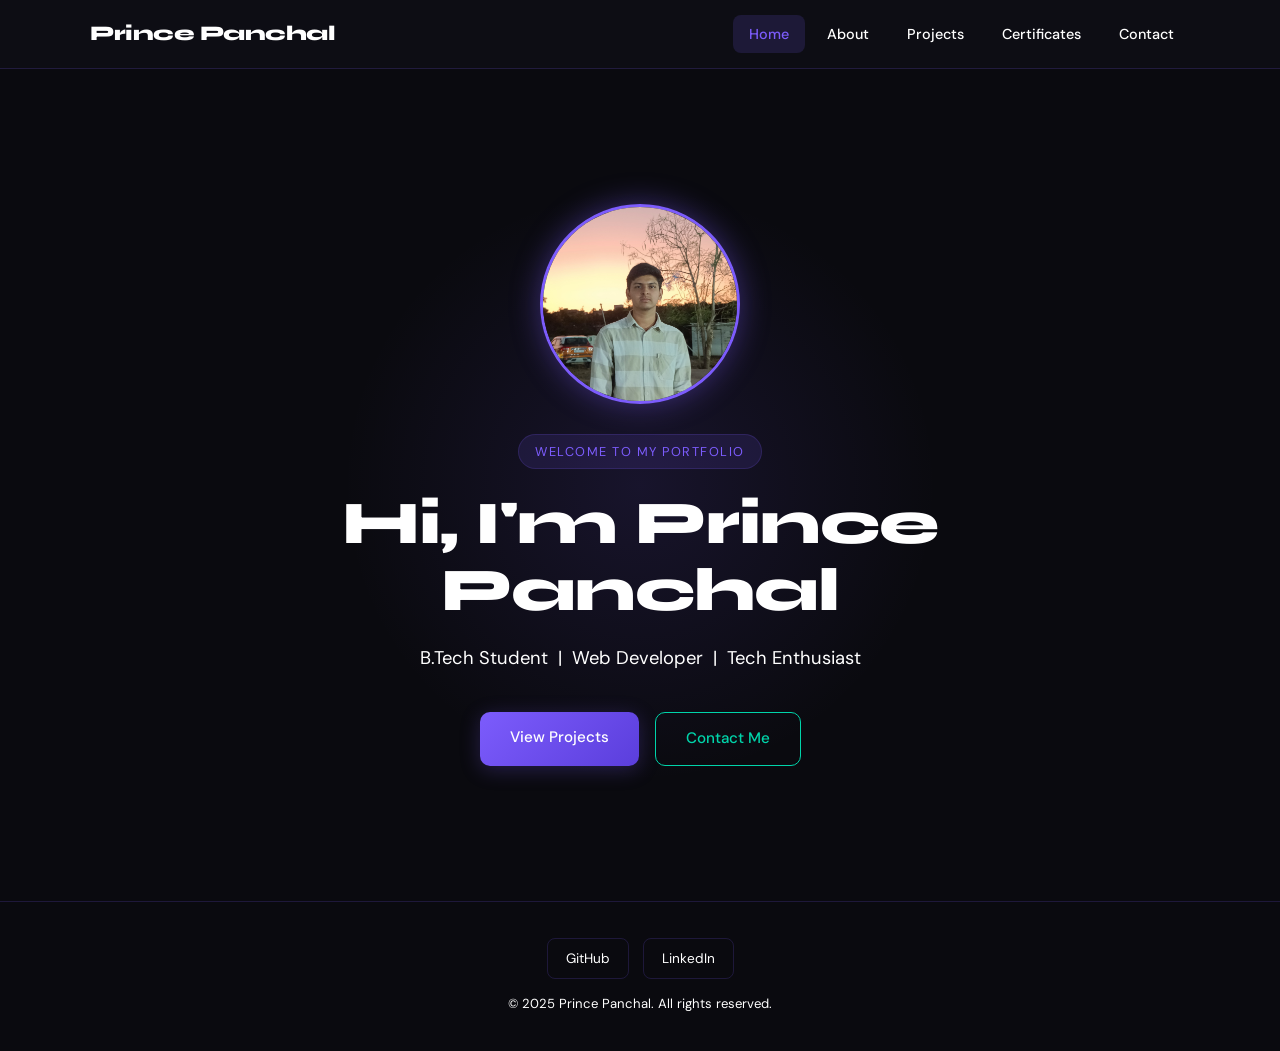
<file: index.html>
<!DOCTYPE html>
<html lang="en">
<head>
  <!-- Basic meta tags for all browsers and mobile devices -->
  <meta charset="UTF-8" />
  <meta name="viewport" content="width=device-width, initial-scale=1.0" />
  <title>Prince Panchal — Portfolio</title>

  <!-- Link to our main stylesheet -->
  <link rel="stylesheet" href="style.css" />
</head>
<body>

  <!-- ======================================================
       NAVIGATION BAR
       Same navbar is copied on every page.
       "active" class highlights the current page link.
  ====================================================== -->
  <nav class="navbar">
    <div class="nav-inner">

      <!-- Logo / Name on the left -->
      <a href="index.html" class="nav-logo">Prince Panchal</a>

      <!-- Navigation links on the right -->
      <ul class="nav-links">
        <li><a href="index.html" class="active">Home</a></li>
        <li><a href="about.html">About</a></li>
        <li><a href="projects.html">Projects</a></li>
        <li><a href="certificates.html">Certificates</a></li>
        <li><a href="contact.html">Contact</a></li>
      </ul>

    </div>
  </nav>
  <!-- End Navbar -->


  <!-- ======================================================
       HERO SECTION
       The big welcome section on the home page.
       Takes up most of the screen height.
  ====================================================== -->
  <section class="hero">
    <div class="hero-inner">

      <!-- Profile Picture -->
      <img src="pp.jpg" alt="Prince Panchal" class="hero-profile-pic" />

      <!-- Small label tag above the name -->
      <div class="hero-tag">Welcome to my portfolio</div>

      <!-- Main heading with gradient name -->
      <h1 class="hero-name">
        Hi, I'm <span>Prince Panchal</span>
      </h1>

      <!-- Short tagline -->
      <p class="hero-tagline">
        B.Tech Student &nbsp;|&nbsp; Web Developer &nbsp;|&nbsp; Tech Enthusiast
      </p>

      <!-- Call-to-action buttons -->
      <!-- btn-primary = filled purple button -->
      <!-- btn-secondary = outlined teal button -->
      <div class="hero-buttons">
        <a href="projects.html" class="btn-primary">View Projects</a>
        <a href="contact.html" class="btn-secondary">Contact Me</a>
      </div>

    </div>
  </section>
  <!-- End Hero -->


  <!-- ======================================================
       FOOTER
       Same footer is used on every page.
  ====================================================== -->
  <footer class="footer">
    <div class="footer-inner">

      <!-- Social media links -->
      <div class="footer-socials">
        <a href="https://github.com/prince35156/" class="footer-social-link">GitHub</a>
        <a href="https://www.linkedin.com/in/prince-panchal-242680399/" class="footer-social-link">LinkedIn</a>
      </div>

      <!-- Copyright notice -->
      <p class="footer-copy">&copy; 2025 Prince Panchal. All rights reserved.</p>

    </div>
  </footer>
  <!-- End Footer -->

</body>
</html>
</file>
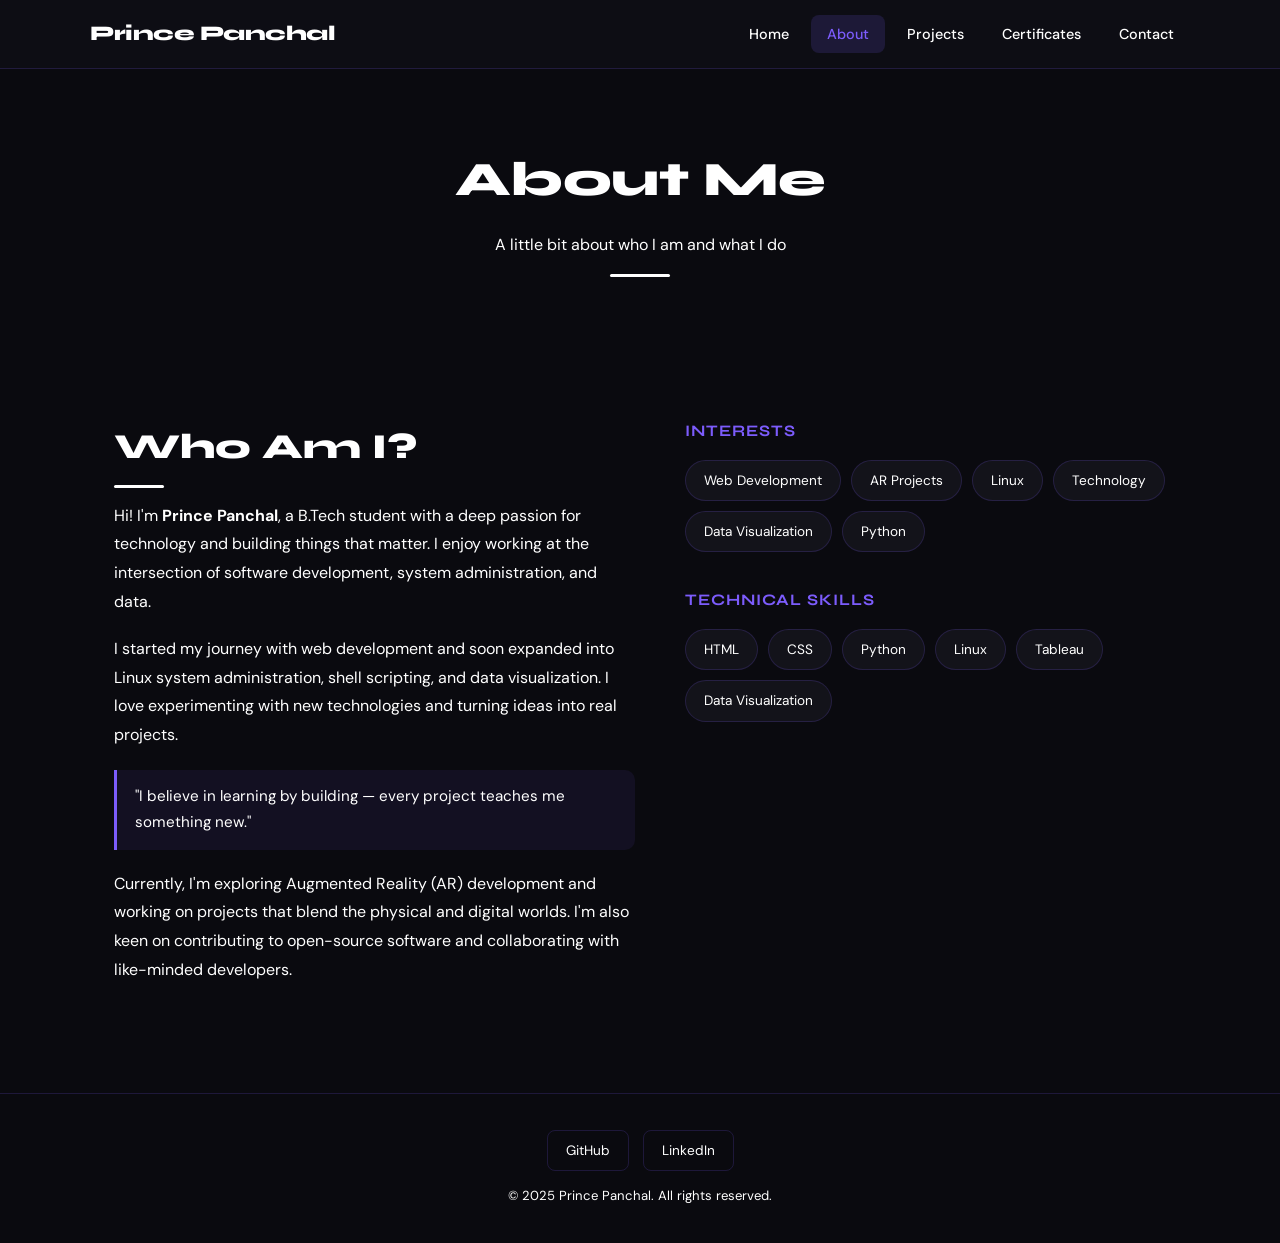
<file: about.html>
<!DOCTYPE html>
<html lang="en">
<head>
  <meta charset="UTF-8" />
  <meta name="viewport" content="width=device-width, initial-scale=1.0" />
  <title>About — Prince Panchal</title>
  <link rel="stylesheet" href="style.css" />
</head>
<body>

  <!-- ======================================================
       NAVIGATION BAR
       "active" is on "About" link for this page
  ====================================================== -->
  <nav class="navbar">
    <div class="nav-inner">
      <a href="index.html" class="nav-logo">Prince Panchal</a>
      <ul class="nav-links">
        <li><a href="index.html">Home</a></li>
        <li><a href="about.html" class="active">About</a></li>
        <li><a href="projects.html">Projects</a></li>
        <li><a href="certificates.html">Certificates</a></li>
        <li><a href="contact.html">Contact</a></li>
      </ul>
    </div>
  </nav>


  <!-- ======================================================
       PAGE HEADER
       Appears at the top of every inner page
  ====================================================== -->
  <div class="page-header">
    <h1>About Me</h1>
    <p>A little bit about who I am and what I do</p>
  </div>


  <!-- ======================================================
       ABOUT SECTION
       Two-column layout: text on left, skills on right
  ====================================================== -->
  <section class="section">
    <div class="container">

      <!-- Two-column flex layout -->
      <div class="about-grid">

        <!-- LEFT COLUMN: Introduction text -->
        <div class="about-text">

          <h2 class="section-title">Who Am I?</h2>

          <p>
            Hi! I'm <strong>Prince Panchal</strong>, a B.Tech student with a deep passion
            for technology and building things that matter. I enjoy working at the intersection
            of software development, system administration, and data.
          </p>

          <p>
            I started my journey with web development and soon expanded into Linux system
            administration, shell scripting, and data visualization. I love experimenting
            with new technologies and turning ideas into real projects.
          </p>

          <!-- Highlighted quote/info block -->
          <div class="about-highlight">
            "I believe in learning by building — every project teaches me something new."
          </div>

          <p>
            Currently, I'm exploring Augmented Reality (AR) development and working on
            projects that blend the physical and digital worlds. I'm also keen on
            contributing to open-source software and collaborating with like-minded developers.
          </p>

        </div>
        <!-- End Left Column -->


        <!-- RIGHT COLUMN: Interests + Skills -->
        <div class="skills-wrapper">

          <!-- Interests section -->
          <div class="skills-title">Interests</div>
          <div class="skills-list" style="margin-bottom: 34px;">
            <!-- Each interest as a styled tag -->
            <span class="skill-tag">Web Development</span>
            <span class="skill-tag">AR Projects</span>
            <span class="skill-tag">Linux</span>
            <span class="skill-tag">Technology</span>
            <span class="skill-tag">Data Visualization</span>
            <span class="skill-tag">Python</span>
          </div>

          <!-- Technical Skills section -->
          <div class="skills-title">Technical Skills</div>
          <div class="skills-list">
            <!-- Each skill as a tag — easy to add more! -->
            <span class="skill-tag">HTML</span>
            <span class="skill-tag">CSS</span>
            <span class="skill-tag">Python</span>
            <span class="skill-tag">Linux</span>
       
            <span class="skill-tag">Tableau</span>
            <span class="skill-tag">Data Visualization</span>
          </div>

        </div>
        <!-- End Right Column -->

      </div>
      <!-- End about-grid -->

    </div>
  </section>
  <!-- End About Section -->


  <!-- ======================================================
       FOOTER
  ====================================================== -->
  <footer class="footer">
    <div class="footer-inner">
      <div class="footer-socials">
        <a href="https://github.com/prince35156/" class="footer-social-link">GitHub</a>
        <a href="https://www.linkedin.com/in/prince-panchal-242680399/" class="footer-social-link">LinkedIn</a>
      </div>
      <p class="footer-copy">&copy; 2025 Prince Panchal. All rights reserved.</p>
    </div>
  </footer>

</body>
</html>
</file>
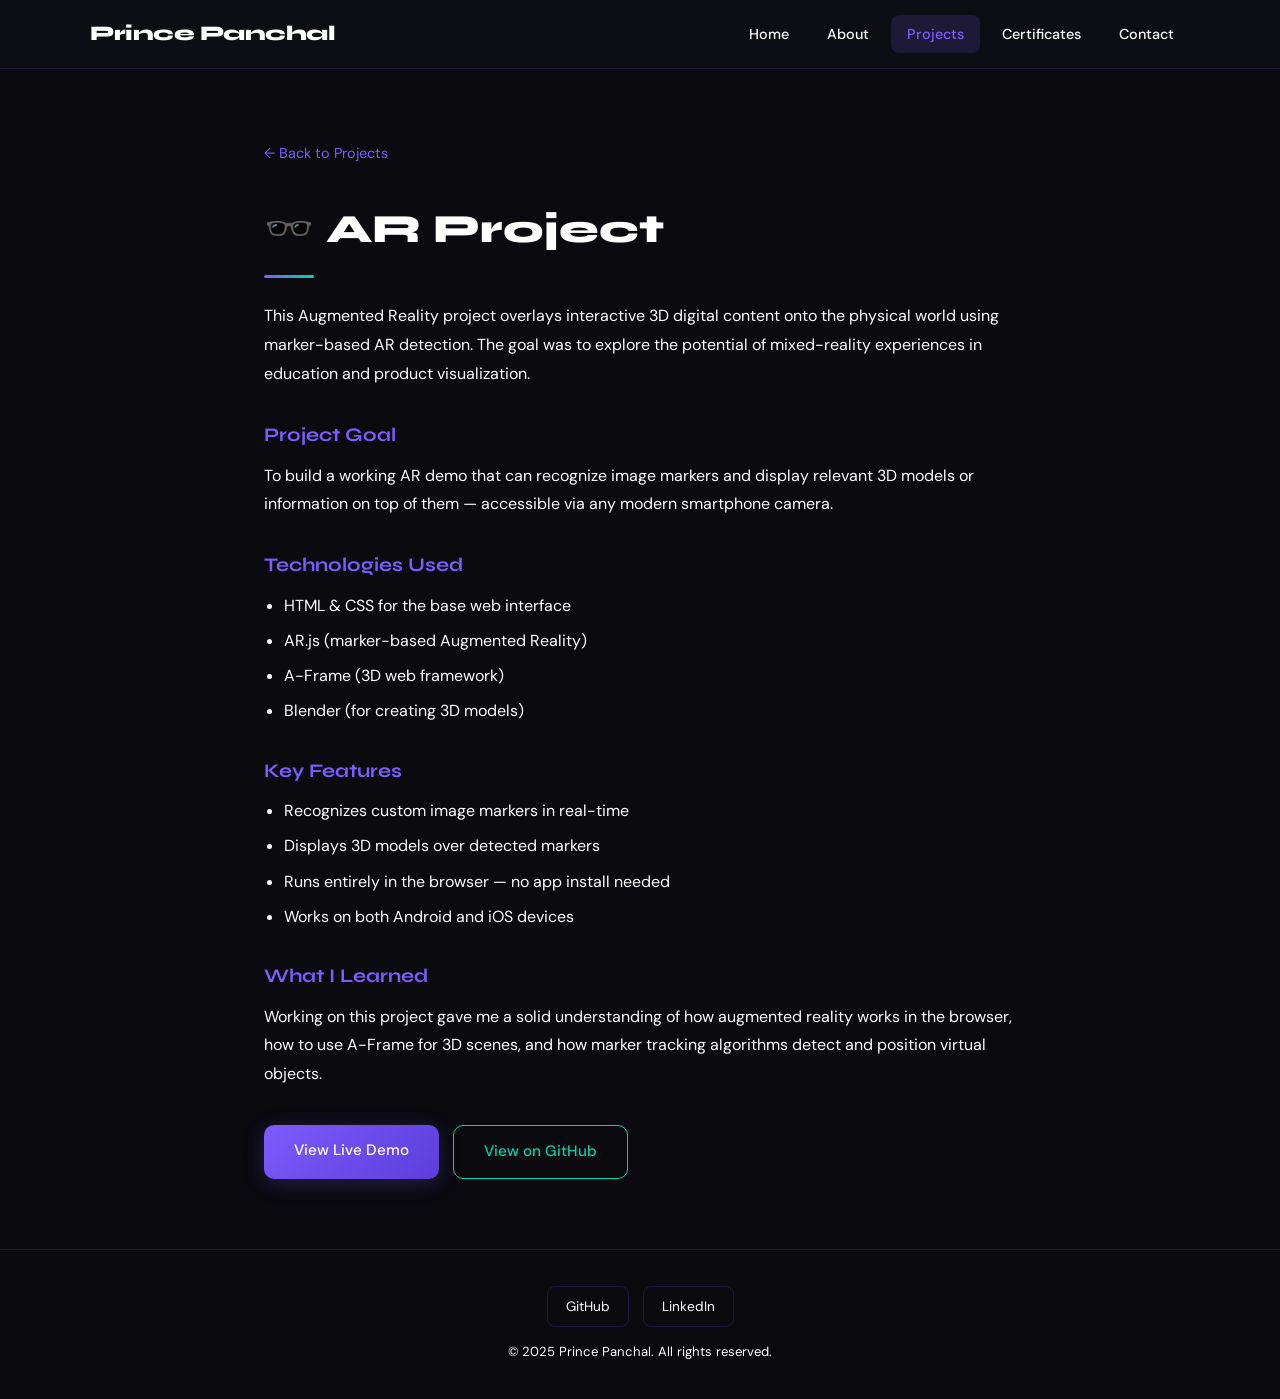
<file: ar.html>
<!DOCTYPE html>
<html lang="en">
<head>
  <meta charset="UTF-8" />
  <meta name="viewport" content="width=device-width, initial-scale=1.0" />
  <title>AR Project — Prince Panchal</title>
  <link rel="stylesheet" href="style.css" />
</head>
<body>

  <!-- ======================================================
       NAVIGATION BAR
  ====================================================== -->
  <nav class="navbar">
    <div class="nav-inner">
      <a href="index.html" class="nav-logo">Prince Panchal</a>
      <ul class="nav-links">
        <li><a href="index.html">Home</a></li>
        <li><a href="about.html">About</a></li>
        <li><a href="projects.html" class="active">Projects</a></li>
        <li><a href="certificates.html">Certificates</a></li>
        <li><a href="contact.html">Contact</a></li>
      </ul>
    </div>
  </nav>


  <!-- ======================================================
       PROJECT DETAIL CONTENT
  ====================================================== -->
  <div class="project-detail">

    <!-- Back button — goes back to projects list -->
    <a href="projects.html" class="back-link">← Back to Projects</a>

    <!-- Project Title -->
    <h1>🕶️ AR Project</h1>

    <!-- Accent line under title (reusing section-title style) -->
    <div style="width:50px; height:3px;
         background: linear-gradient(90deg, #7c5cfc, #00d4aa);
         border-radius:2px; margin-bottom:24px;"></div>

    <!-- Overview -->
    <p>
      This Augmented Reality project overlays interactive 3D digital content
      onto the physical world using marker-based AR detection. The goal was
      to explore the potential of mixed-reality experiences in education and
      product visualization.
    </p>

    <h2>Project Goal</h2>
    <p>
      To build a working AR demo that can recognize image markers and display
      relevant 3D models or information on top of them — accessible via any
      modern smartphone camera.
    </p>

    <h2>Technologies Used</h2>
    <ul>
      <li>HTML & CSS for the base web interface</li>
      <li>AR.js (marker-based Augmented Reality)</li>
      <li>A-Frame (3D web framework)</li>
      <li>Blender (for creating 3D models)</li>
    </ul>

    <h2>Key Features</h2>
    <ul>
      <li>Recognizes custom image markers in real-time</li>
      <li>Displays 3D models over detected markers</li>
      <li>Runs entirely in the browser — no app install needed</li>
      <li>Works on both Android and iOS devices</li>
    </ul>

    <h2>What I Learned</h2>
    <p>
      Working on this project gave me a solid understanding of how augmented
      reality works in the browser, how to use A-Frame for 3D scenes, and
      how marker tracking algorithms detect and position virtual objects.
    </p>

    <!-- CTA Buttons -->
    <div style="display:flex; gap:14px; margin-top:36px; flex-wrap:wrap;">
      <a href="#" class="btn-primary">View Live Demo</a>
      <a href="#" class="btn-secondary">View on GitHub</a>
    </div>

  </div>
  <!-- End Project Detail -->


  <!-- ======================================================
       FOOTER
  ====================================================== -->
  <footer class="footer">
    <div class="footer-inner">
      <div class="footer-socials">
        <a href="https://github.com/prince35156/" class="footer-social-link">GitHub</a>
        <a href="https://www.linkedin.com/in/prince-panchal-242680399/" class="footer-social-link">LinkedIn</a>
      </div>
      <p class="footer-copy">&copy; 2025 Prince Panchal. All rights reserved.</p>
    </div>
  </footer>

</body>
</html>
</file>
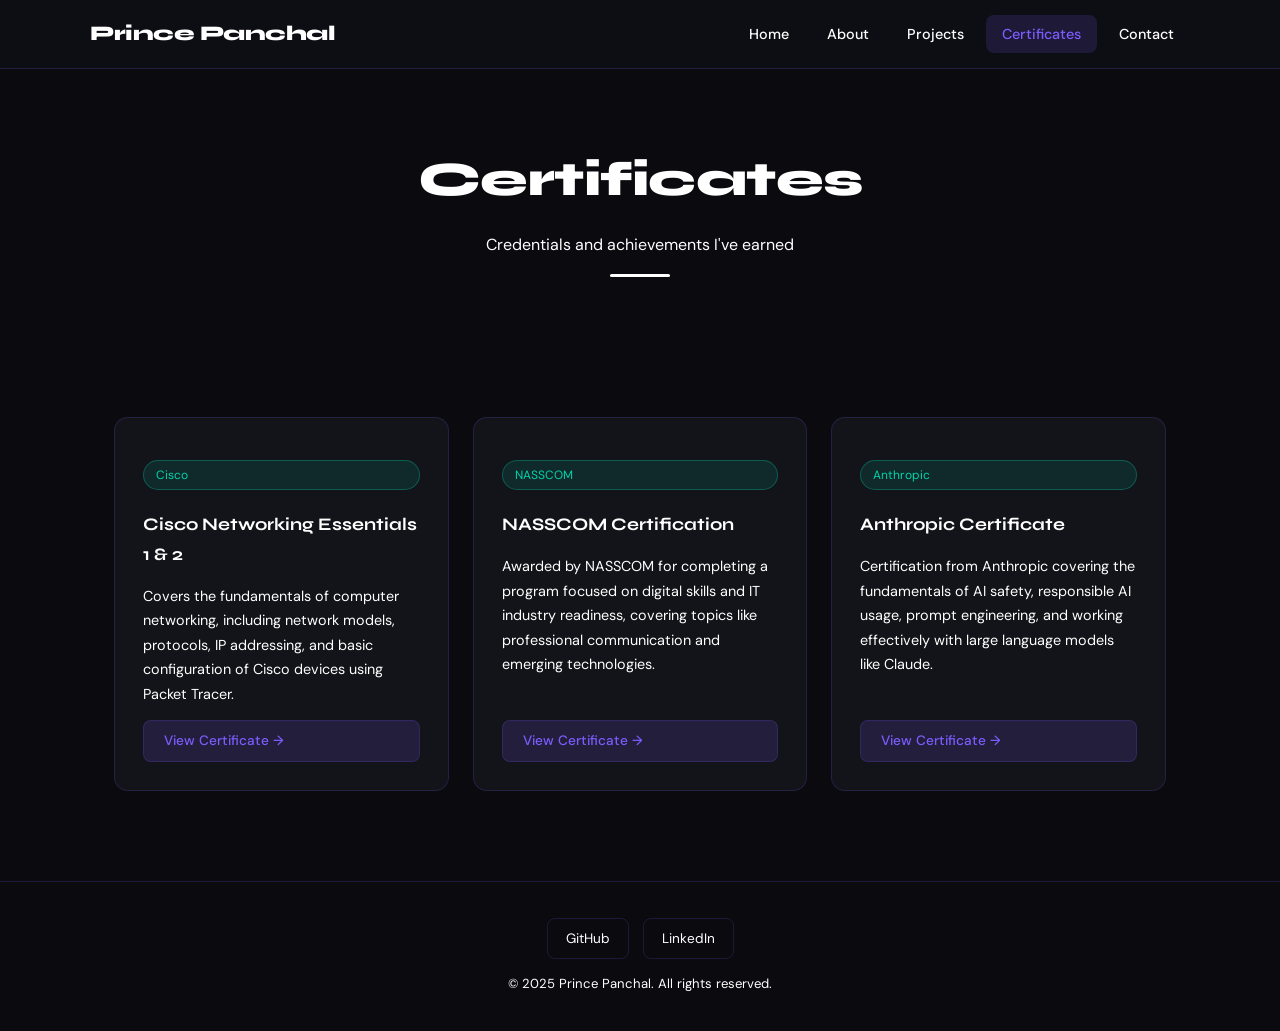
<file: certificates.html>
<!DOCTYPE html>
<html lang="en">
<head>
  <meta charset="UTF-8" />
  <meta name="viewport" content="width=device-width, initial-scale=1.0" />
  <title>Certificates — Prince Panchal</title>
  <link rel="stylesheet" href="style.css" />
</head>
<body>

  <!-- ======================================================
       NAVIGATION BAR — "Certificates" is active
  ====================================================== -->
  <nav class="navbar">
    <div class="nav-inner">
      <a href="index.html" class="nav-logo">Prince Panchal</a>
      <ul class="nav-links">
        <li><a href="index.html">Home</a></li>
        <li><a href="about.html">About</a></li>
        <li><a href="projects.html">Projects</a></li>
        <li><a href="certificates.html" class="active">Certificates</a></li>
        <li><a href="contact.html">Contact</a></li>
      </ul>
    </div>
  </nav>


  <!-- ======================================================
       PAGE HEADER
  ====================================================== -->
  <div class="page-header">
    <h1>Certificates</h1>
    <p>Credentials and achievements I've earned</p>
  </div>


  <!-- ======================================================
       CERTIFICATES SECTION
  ====================================================== -->
  <section class="section">
    <div class="container">

      <div class="cards-grid">


        <!-- ---- CERTIFICATE 1 & 2: Cisco Networking 1 ---- -->
        <div class="card">
          <div class="card-icon"></div>
          <!-- Badge label -->
          <span class="cert-badge">Cisco</span>
          <div class="card-title">Cisco Networking Essentials 1 & 2 </div>
          <div class="card-desc">
            Covers the fundamentals of computer networking, including network
            models, protocols, IP addressing, and basic configuration of
            Cisco devices using Packet Tracer.
          </div>
          <!-- Replace # with actual certificate link when available -->
          <a href="Cisco Networking Essentials 1 & 2.pdf" class="btn-small">View Certificate →</a>
        </div>



        <!-- ---- CERTIFICATE 2: NASSCOM ---- -->
        <div class="card">
          <div class="card-icon"></div>
          <span class="cert-badge">NASSCOM</span>
          <div class="card-title">NASSCOM Certification</div>
          <div class="card-desc">
            Awarded by NASSCOM for completing a program focused on digital
            skills and IT industry readiness, covering topics like
            professional communication and emerging technologies.
          </div>
          <a href="NASSCOM Certificate.pdf" class="btn-small" target="_blank">View Certificate →</a>
        </div>


        <!-- ---- CERTIFICATE 3: Anthropic ---- -->
        <div class="card">
          <div class="card-icon"></div>
          <span class="cert-badge">Anthropic</span>
          <div class="card-title">Anthropic Certificate</div>
          <div class="card-desc">
            Certification from Anthropic covering the fundamentals of AI
            safety, responsible AI usage, prompt engineering, and working
            effectively with large language models like Claude.
          </div>
          <a href="Anthropic Certificate.pdf" class="btn-small">View Certificate →</a>
        </div>


      </div>
      <!-- End cards-grid -->

    </div>
  </section>
  <!-- End Certificates Section -->


  <!-- ======================================================
       FOOTER
  ====================================================== -->
  <footer class="footer">
    <div class="footer-inner">
      <div class="footer-socials">
        <a href="https://github.com/prince35156/" class="footer-social-link">GitHub</a>
        <a href="https://www.linkedin.com/in/prince-panchal-242680399/" class="footer-social-link">LinkedIn</a>
      </div>
      <p class="footer-copy">&copy; 2025 Prince Panchal. All rights reserved.</p>
    </div>
  </footer>

</body>
</html>
</file>
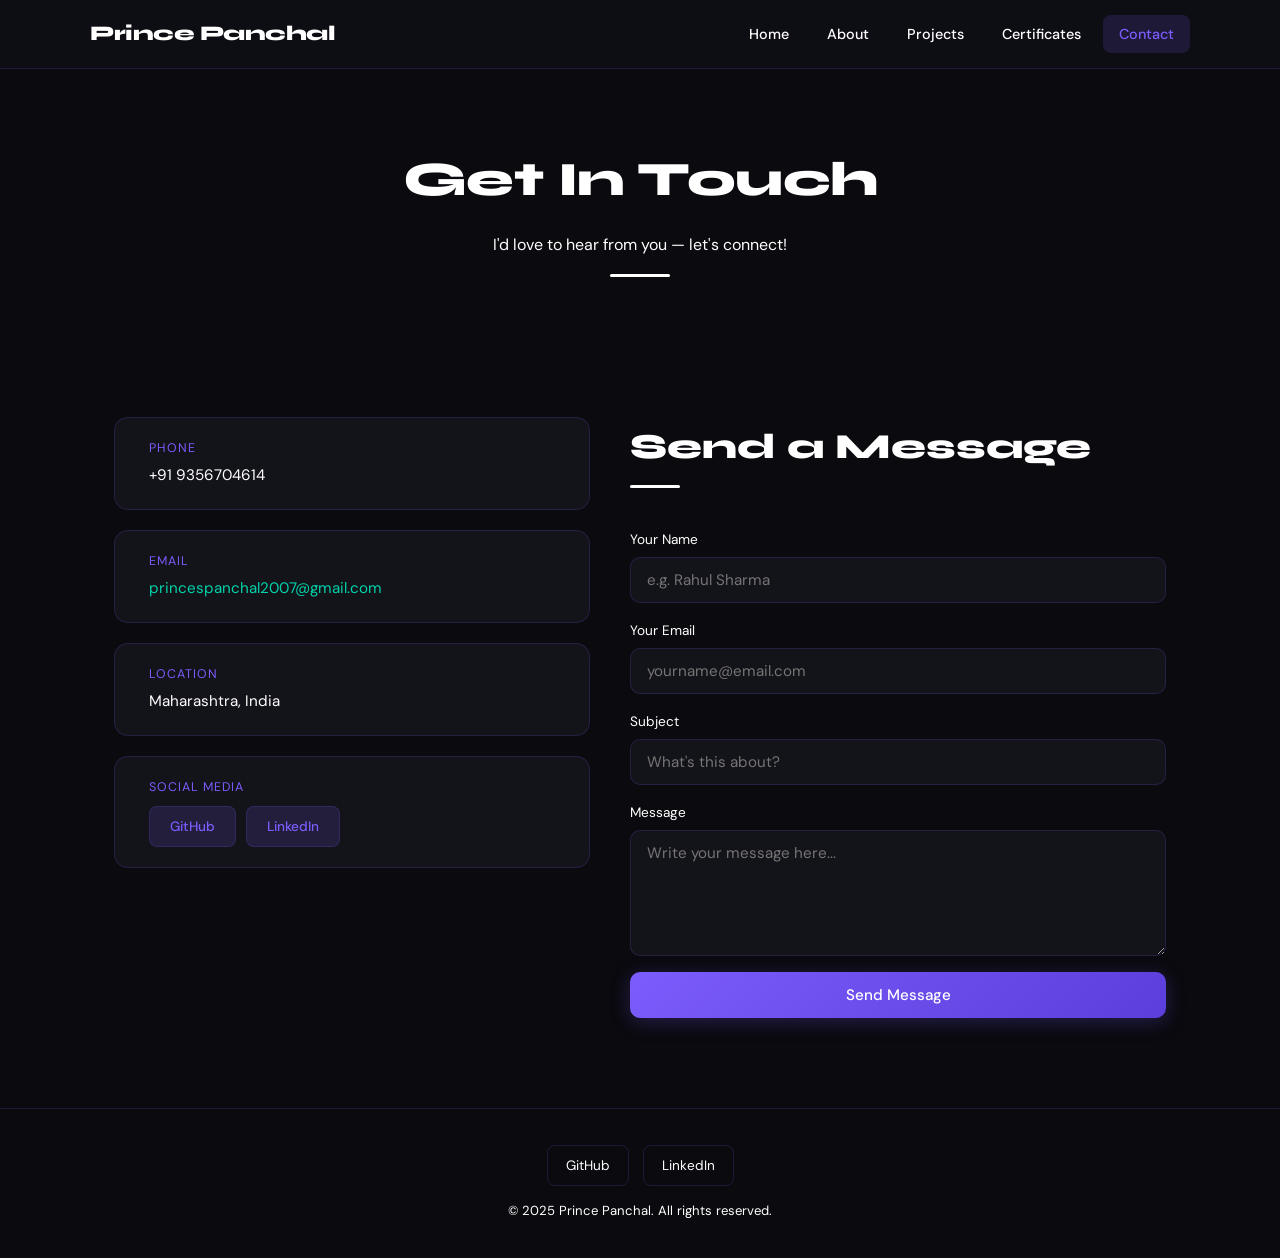
<file: contact.html>
<!DOCTYPE html>
<html lang="en">
<head>
  <meta charset="UTF-8" />
  <meta name="viewport" content="width=device-width, initial-scale=1.0" />
  <title>Contact — Prince Panchal</title>
  <link rel="stylesheet" href="style.css" />
</head>
<body>

  <!-- ======================================================
       NAVIGATION BAR — "Contact" is active
  ====================================================== -->
  <nav class="navbar">
    <div class="nav-inner">
      <a href="index.html" class="nav-logo">Prince Panchal</a>
      <ul class="nav-links">
        <li><a href="index.html">Home</a></li>
        <li><a href="about.html">About</a></li>
        <li><a href="projects.html">Projects</a></li>
        <li><a href="certificates.html">Certificates</a></li>
        <li><a href="contact.html" class="active">Contact</a></li>
      </ul>
    </div>
  </nav>


  <!-- ======================================================
       PAGE HEADER
  ====================================================== -->
  <div class="page-header">
    <h1>Get In Touch</h1>
    <p>I'd love to hear from you — let's connect!</p>
  </div>


  <!-- ======================================================
       CONTACT SECTION
       Two columns: info on left, form on right
  ====================================================== -->
  <section class="section">
    <div class="container">

      <div class="contact-grid">


        <!-- ---- LEFT: Contact Information ---- -->
        <div class="contact-info">


          <!-- Phone Number -->
          <div class="contact-item">
            <div class="contact-item-icon"></div>
            <div>
              <div class="contact-item-label">Phone</div>
              <div class="contact-item-value">+91 9356704614</div>
            </div>
          </div>


          <!-- Email -->
          <div class="contact-item">
            <div class="contact-item-icon"></div>
            <div>
              <div class="contact-item-label">Email</div>
              <!-- mailto: opens the user's email client -->
              <div class="contact-item-value">
                <a href="mailto:princespanchal2007@gmail.com"
                   style="color: var(--accent-alt);">
                  princespanchal2007@gmail.com
                </a>
              </div>
            </div>
          </div>


          <!-- Location -->
          <div class="contact-item">
            <div class="contact-item-icon"></div>
            <div>
              <div class="contact-item-label">Location</div>
              <div class="contact-item-value">Maharashtra, India</div>
            </div>
          </div>


          <!-- Social Media Placeholders -->
          <div class="contact-item">
            <div class="contact-item-icon"></div>
            <div>
              <div class="contact-item-label">Social Media</div>
              <div style="display: flex; gap: 10px; margin-top: 8px; flex-wrap: wrap;">
                <a href="#" class="btn-small">GitHub</a>
                <a href="#" class="btn-small">LinkedIn</a>
                
              </div>
            </div>
          </div>


        </div>
        <!-- End Contact Info -->


        <!-- ---- RIGHT: Contact Form ---- -->
        <!-- Note: This is an HTML-only form — it won't send email
             without a backend. You can connect it to Formspree or
             Netlify Forms later. -->
        <div class="contact-form">

          <h2 class="section-title" style="margin-bottom: 24px;">Send a Message</h2>

          <!-- Name field -->
          <div class="form-group">
            <label for="name">Your Name</label>
            <input type="text" id="name" name="name" placeholder="e.g. Rahul Sharma" />
          </div>

          <!-- Email field -->
          <div class="form-group">
            <label for="email">Your Email</label>
            <input type="email" id="email" name="email" placeholder="yourname@email.com" />
          </div>

          <!-- Subject field -->
          <div class="form-group">
            <label for="subject">Subject</label>
            <input type="text" id="subject" name="subject" placeholder="What's this about?" />
          </div>

          <!-- Message textarea -->
          <div class="form-group">
            <label for="message">Message</label>
            <textarea id="message" name="message" rows="5"
              placeholder="Write your message here..."></textarea>
          </div>

          <!-- Submit button (pure HTML, no JS) -->
          <button type="submit" class="btn-primary" style="width: 100%; text-align: center;">
            Send Message
          </button>

        </div>
        <!-- End Contact Form -->


      </div>
      <!-- End contact-grid -->

    </div>
  </section>
  <!-- End Contact Section -->


  <!-- ======================================================
       FOOTER
  ====================================================== -->
  <footer class="footer">
    <div class="footer-inner">
      <div class="footer-socials">
        <a href="https://github.com/prince35156/" class="footer-social-link">GitHub</a>
        <a href="https://www.linkedin.com/in/prince-panchal-242680399/" class="footer-social-link">LinkedIn</a>
      </div>
      <p class="footer-copy">&copy; 2025 Prince Panchal. All rights reserved.</p>
    </div>
  </footer>

</body>
</html>
</file>
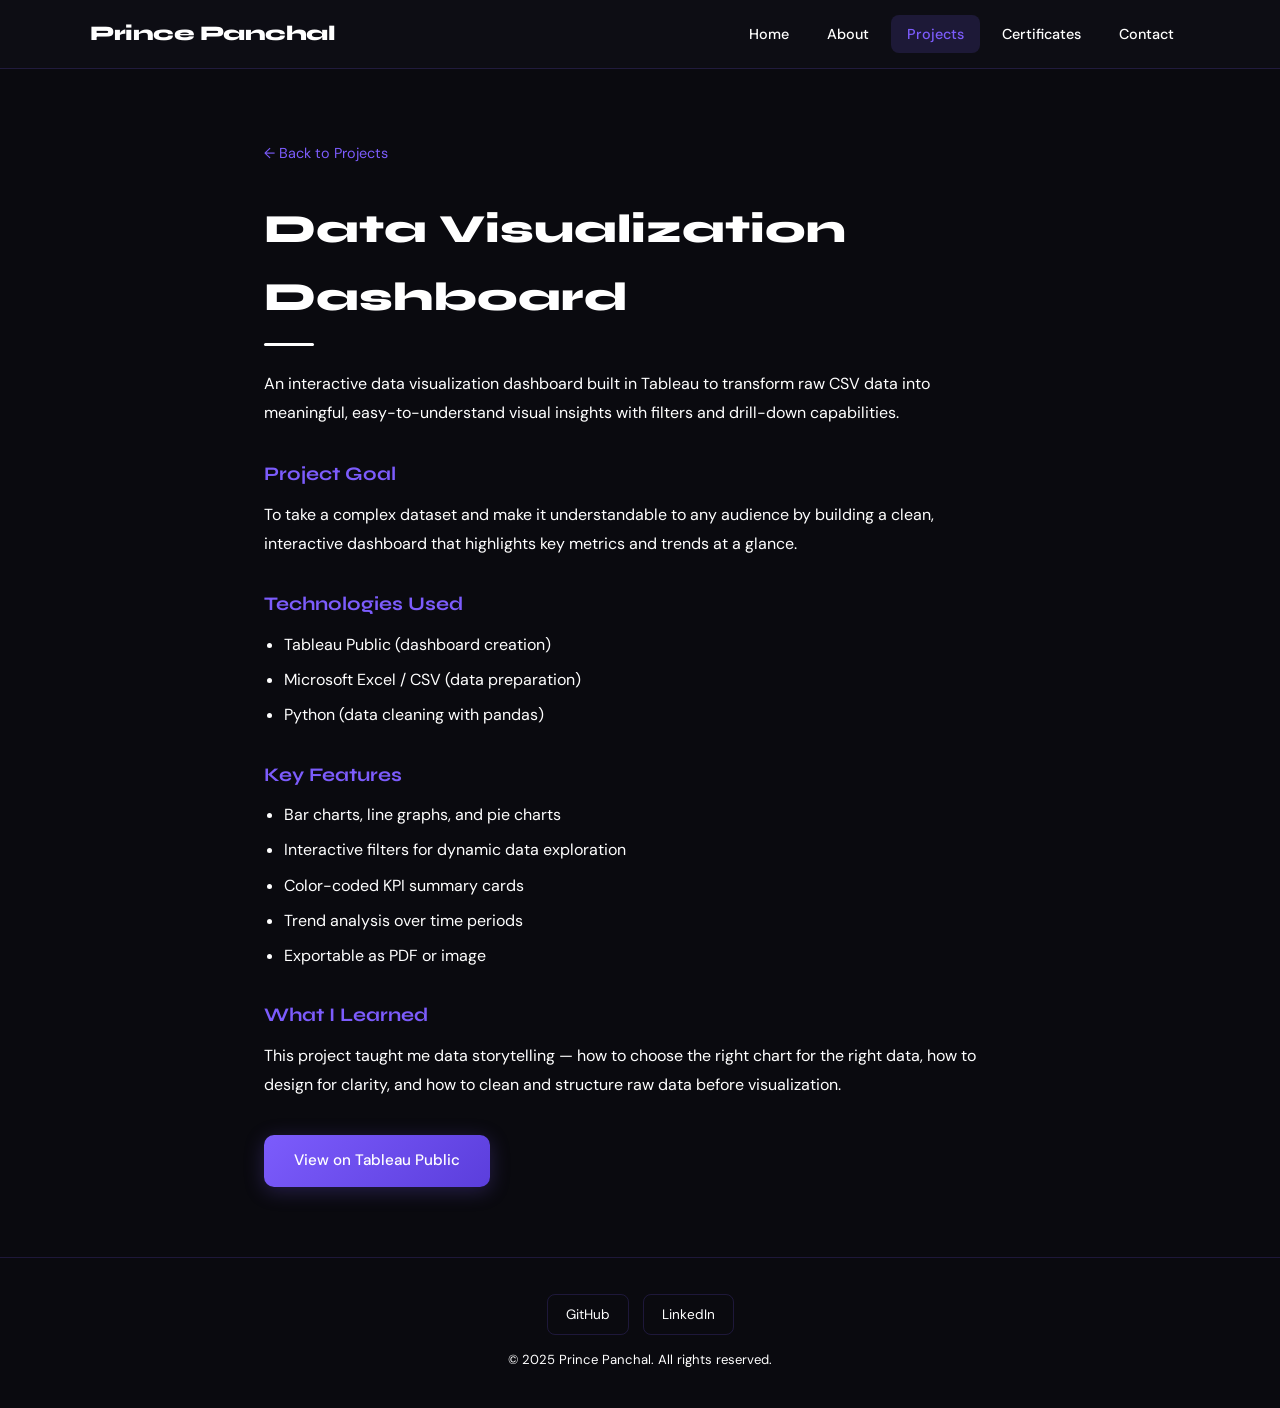
<file: dashboard.html>
<!DOCTYPE html>
<html lang="en">
<head>
  <meta charset="UTF-8" />
  <meta name="viewport" content="width=device-width, initial-scale=1.0" />
  <title>Data Dashboard — Prince Panchal</title>
  <link rel="stylesheet" href="style.css" />
</head>
<body>
  <nav class="navbar">
    <div class="nav-inner">
      <a href="index.html" class="nav-logo">Prince Panchal</a>
      <ul class="nav-links">
        <li><a href="index.html">Home</a></li>
        <li><a href="about.html">About</a></li>
        <li><a href="projects.html" class="active">Projects</a></li>
        <li><a href="certificates.html">Certificates</a></li>
        <li><a href="contact.html">Contact</a></li>
      </ul>
    </div>
  </nav>

  <div class="project-detail">
    <a href="projects.html" class="back-link">← Back to Projects</a>
    <h1>Data Visualization Dashboard</h1>
    <div style="width:50px; height:3px; background: #ffffff; border-radius:2px; margin-bottom:24px;"></div>

    <p>
      An interactive data visualization dashboard built in Tableau to
      transform raw CSV data into meaningful, easy-to-understand visual
      insights with filters and drill-down capabilities.
    </p>

    <h2>Project Goal</h2>
    <p>
      To take a complex dataset and make it understandable to any audience
      by building a clean, interactive dashboard that highlights key metrics
      and trends at a glance.
    </p>

    <h2>Technologies Used</h2>
    <ul>
      <li>Tableau Public (dashboard creation)</li>
      <li>Microsoft Excel / CSV (data preparation)</li>
      <li>Python (data cleaning with pandas)</li>
    </ul>

    <h2>Key Features</h2>
    <ul>
      <li>Bar charts, line graphs, and pie charts</li>
      <li>Interactive filters for dynamic data exploration</li>
      <li>Color-coded KPI summary cards</li>
      <li>Trend analysis over time periods</li>
      <li>Exportable as PDF or image</li>
    </ul>

    <h2>What I Learned</h2>
    <p>
      This project taught me data storytelling — how to choose the right
      chart for the right data, how to design for clarity, and how to
      clean and structure raw data before visualization.
    </p>

    <div style="display:flex; gap:14px; margin-top:36px; flex-wrap:wrap;">
      <a href="#" class="btn-primary">View on Tableau Public</a>
    </div>
  </div>

  <footer class="footer">
    <div class="footer-inner">
      <div class="footer-socials">
        <a href="https://github.com/prince35156/" class="footer-social-link">GitHub</a>
        <a href="https://www.linkedin.com/in/prince-panchal-242680399/" class="footer-social-link">LinkedIn</a>
      </div>
      <p class="footer-copy">&copy; 2025 Prince Panchal. All rights reserved.</p>
    </div>
  </footer>
</body>
</html>
</file>
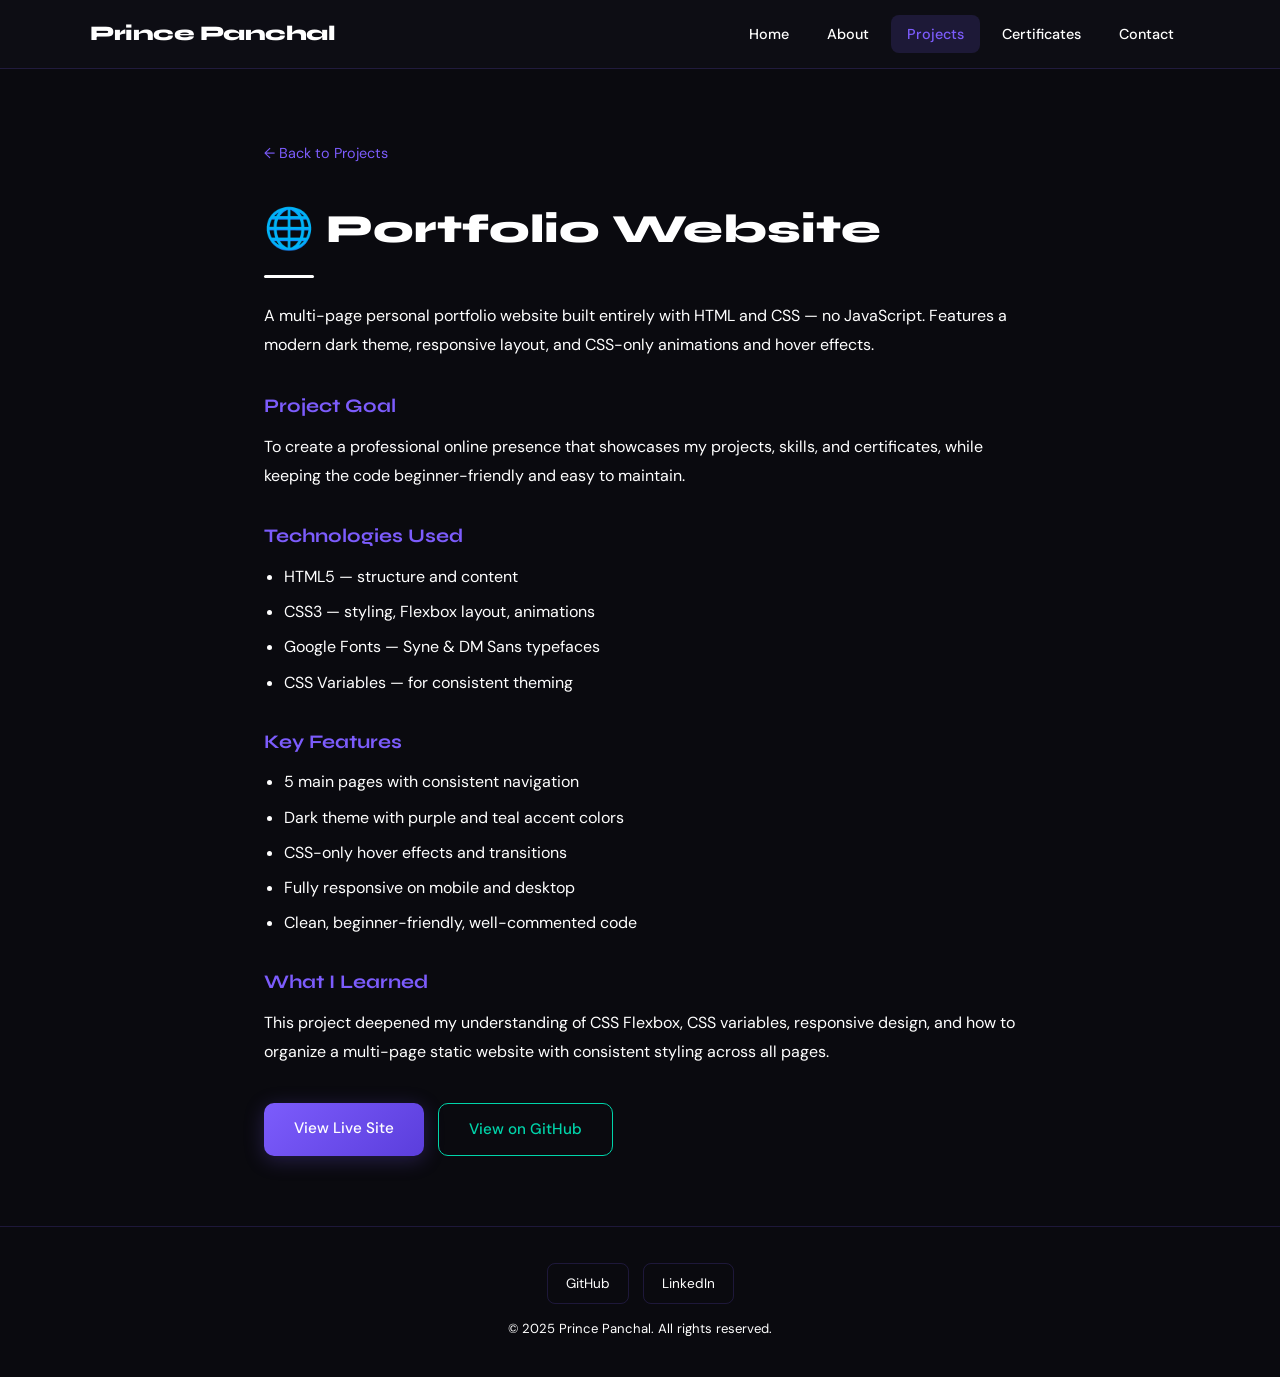
<file: portfolio-project.html>
<!DOCTYPE html>
<html lang="en">
<head>
  <meta charset="UTF-8" />
  <meta name="viewport" content="width=device-width, initial-scale=1.0" />
  <title>Portfolio Website — Prince Panchal</title>
  <link rel="stylesheet" href="style.css" />
</head>
<body>
  <nav class="navbar">
    <div class="nav-inner">
      <a href="index.html" class="nav-logo">Prince Panchal</a>
      <ul class="nav-links">
        <li><a href="index.html">Home</a></li>
        <li><a href="about.html">About</a></li>
        <li><a href="projects.html" class="active">Projects</a></li>
        <li><a href="certificates.html">Certificates</a></li>
        <li><a href="contact.html">Contact</a></li>
      </ul>
    </div>
  </nav>

  <div class="project-detail">
    <a href="projects.html" class="back-link">← Back to Projects</a>
    <h1>🌐 Portfolio Website</h1>
    <div style="width:50px; height:3px; background: #ffffff; border-radius:2px; margin-bottom:24px;"></div>

    <p>
      A multi-page personal portfolio website built entirely with HTML and CSS —
      no JavaScript. Features a modern dark theme, responsive layout, and
      CSS-only animations and hover effects.
    </p>

    <h2>Project Goal</h2>
    <p>
      To create a professional online presence that showcases my projects,
      skills, and certificates, while keeping the code beginner-friendly and
      easy to maintain.
    </p>

    <h2>Technologies Used</h2>
    <ul>
      <li>HTML5 — structure and content</li>
      <li>CSS3 — styling, Flexbox layout, animations</li>
      <li>Google Fonts — Syne & DM Sans typefaces</li>
      <li>CSS Variables — for consistent theming</li>
    </ul>

    <h2>Key Features</h2>
    <ul>
      <li>5 main pages with consistent navigation</li>
      <li>Dark theme with purple and teal accent colors</li>
      <li>CSS-only hover effects and transitions</li>
      <li>Fully responsive on mobile and desktop</li>
      <li>Clean, beginner-friendly, well-commented code</li>
    </ul>

    <h2>What I Learned</h2>
    <p>
      This project deepened my understanding of CSS Flexbox, CSS variables,
      responsive design, and how to organize a multi-page static website
      with consistent styling across all pages.
    </p>

    <div style="display:flex; gap:14px; margin-top:36px; flex-wrap:wrap;">
      <a href="index.html" class="btn-primary">View Live Site</a>
      <a href="#" class="btn-secondary">View on GitHub</a>
    </div>
  </div>

  <footer class="footer">
    <div class="footer-inner">
      <div class="footer-socials">
        <a href="https://github.com/prince35156/" class="footer-social-link">GitHub</a>
        <a href="https://www.linkedin.com/in/prince-panchal-242680399/" class="footer-social-link">LinkedIn</a>
      </div>
      <p class="footer-copy">&copy; 2025 Prince Panchal. All rights reserved.</p>
    </div>
  </footer>
</body>
</html>
</file>
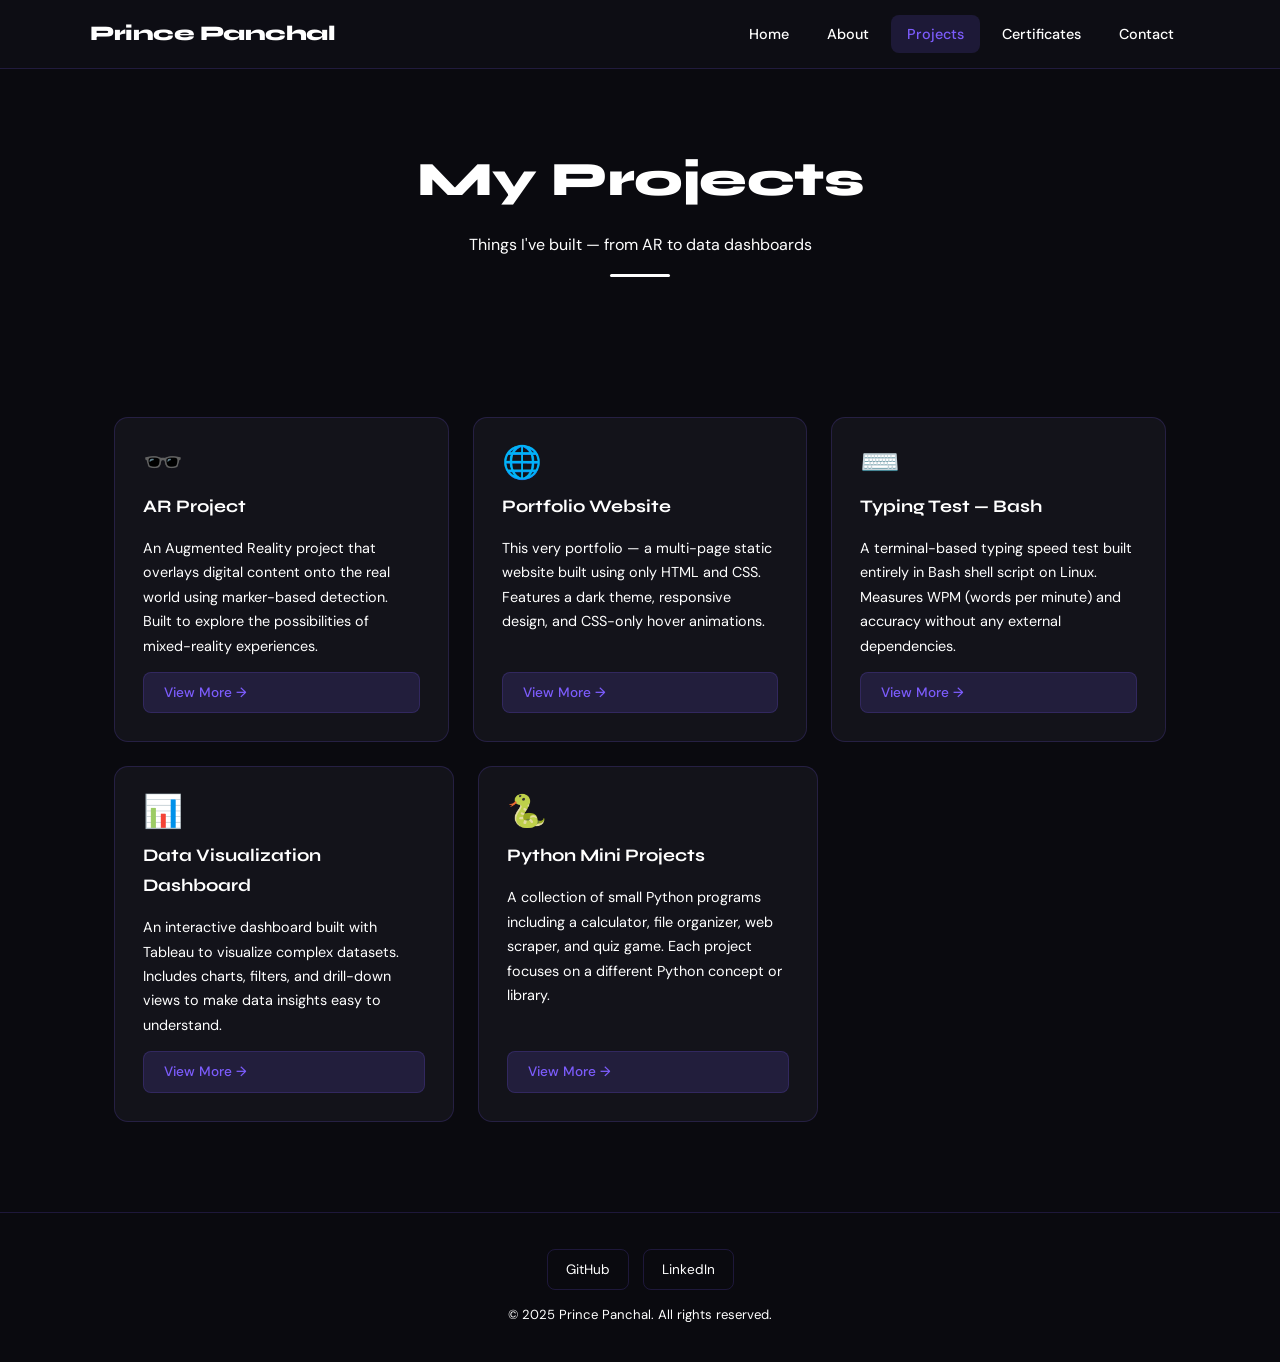
<file: projects.html>
<!DOCTYPE html>
<html lang="en">
<head>
  <meta charset="UTF-8" />
  <meta name="viewport" content="width=device-width, initial-scale=1.0" />
  <title>Projects — Prince Panchal</title>
  <link rel="stylesheet" href="style.css" />
</head>
<body>

  <!-- ======================================================
       NAVIGATION BAR — "Projects" is active
  ====================================================== -->
  <nav class="navbar">
    <div class="nav-inner">
      <a href="index.html" class="nav-logo">Prince Panchal</a>
      <ul class="nav-links">
        <li><a href="index.html">Home</a></li>
        <li><a href="about.html">About</a></li>
        <li><a href="projects.html" class="active">Projects</a></li>
        <li><a href="certificates.html">Certificates</a></li>
        <li><a href="contact.html">Contact</a></li>
      </ul>
    </div>
  </nav>


  <!-- ======================================================
       PAGE HEADER
  ====================================================== -->
  <div class="page-header">
    <h1>My Projects</h1>
    <p>Things I've built — from AR to data dashboards</p>
  </div>


  <!-- ======================================================
       PROJECTS SECTION
       Each project = one card
  ====================================================== -->
  <section class="section">
    <div class="container">

      <!-- Cards grid — uses Flexbox to wrap cards -->
      <div class="cards-grid">


        <!-- ---- PROJECT CARD 1: AR Project ---- -->
        <div class="card">
          <div class="card-icon">🕶️</div>
          <div class="card-title">AR Project</div>
          <div class="card-desc">
            An Augmented Reality project that overlays digital content onto
            the real world using marker-based detection. Built to explore
            the possibilities of mixed-reality experiences.
          </div>
          <!-- Button links to ar.html project detail page -->
          <a href="ar.html" class="btn-small">View More →</a>
        </div>


        <!-- ---- PROJECT CARD 2: Portfolio Website ---- -->
        <div class="card">
          <div class="card-icon">🌐</div>
          <div class="card-title">Portfolio Website</div>
          <div class="card-desc">
            This very portfolio — a multi-page static website built using
            only HTML and CSS. Features a dark theme, responsive design,
            and CSS-only hover animations.
          </div>
          <!-- Button links to portfolio-project.html -->
          <a href="portfolio-project.html" class="btn-small">View More →</a>
        </div>


        <!-- ---- PROJECT CARD 3: Typing Test (Bash) ---- -->
        <div class="card">
          <div class="card-icon">⌨️</div>
          <div class="card-title">Typing Test — Bash</div>
          <div class="card-desc">
            A terminal-based typing speed test built entirely in Bash shell
            script on Linux. Measures WPM (words per minute) and accuracy
            without any external dependencies.
          </div>
          <!-- Button links to typingtest.html -->
          <a href="typingtest.html" class="btn-small">View More →</a>
        </div>


        <!-- ---- PROJECT CARD 4: Data Visualization Dashboard ---- -->
        <div class="card">
          <div class="card-icon">📊</div>
          <div class="card-title">Data Visualization Dashboard</div>
          <div class="card-desc">
            An interactive dashboard built with Tableau to visualize complex
            datasets. Includes charts, filters, and drill-down views to
            make data insights easy to understand.
          </div>
          <!-- Button links to dashboard.html -->
          <a href="dashboard.html" class="btn-small">View More →</a>
        </div>


        <!-- ---- PROJECT CARD 5: Python Mini Projects ---- -->
        <div class="card">
          <div class="card-icon">🐍</div>
          <div class="card-title">Python Mini Projects</div>
          <div class="card-desc">
            A collection of small Python programs including a calculator,
            file organizer, web scraper, and quiz game. Each project focuses
            on a different Python concept or library.
          </div>
          <!-- Button links to pythonprojects.html -->
          <a href="pythonprojects.html" class="btn-small">View More →</a>
        </div>


      </div>
      <!-- End cards-grid -->

    </div>
  </section>
  <!-- End Projects Section -->


  <!-- ======================================================
       FOOTER
  ====================================================== -->
  <footer class="footer">
    <div class="footer-inner">
      <div class="footer-socials">
        <a href="https://github.com/prince35156/" class="footer-social-link">GitHub</a>
        <a href="https://www.linkedin.com/in/prince-panchal-242680399/" class="footer-social-link">LinkedIn</a>
      </div>
      <p class="footer-copy">&copy; 2025 Prince Panchal. All rights reserved.</p>
    </div>
  </footer>

</body>
</html>
</file>
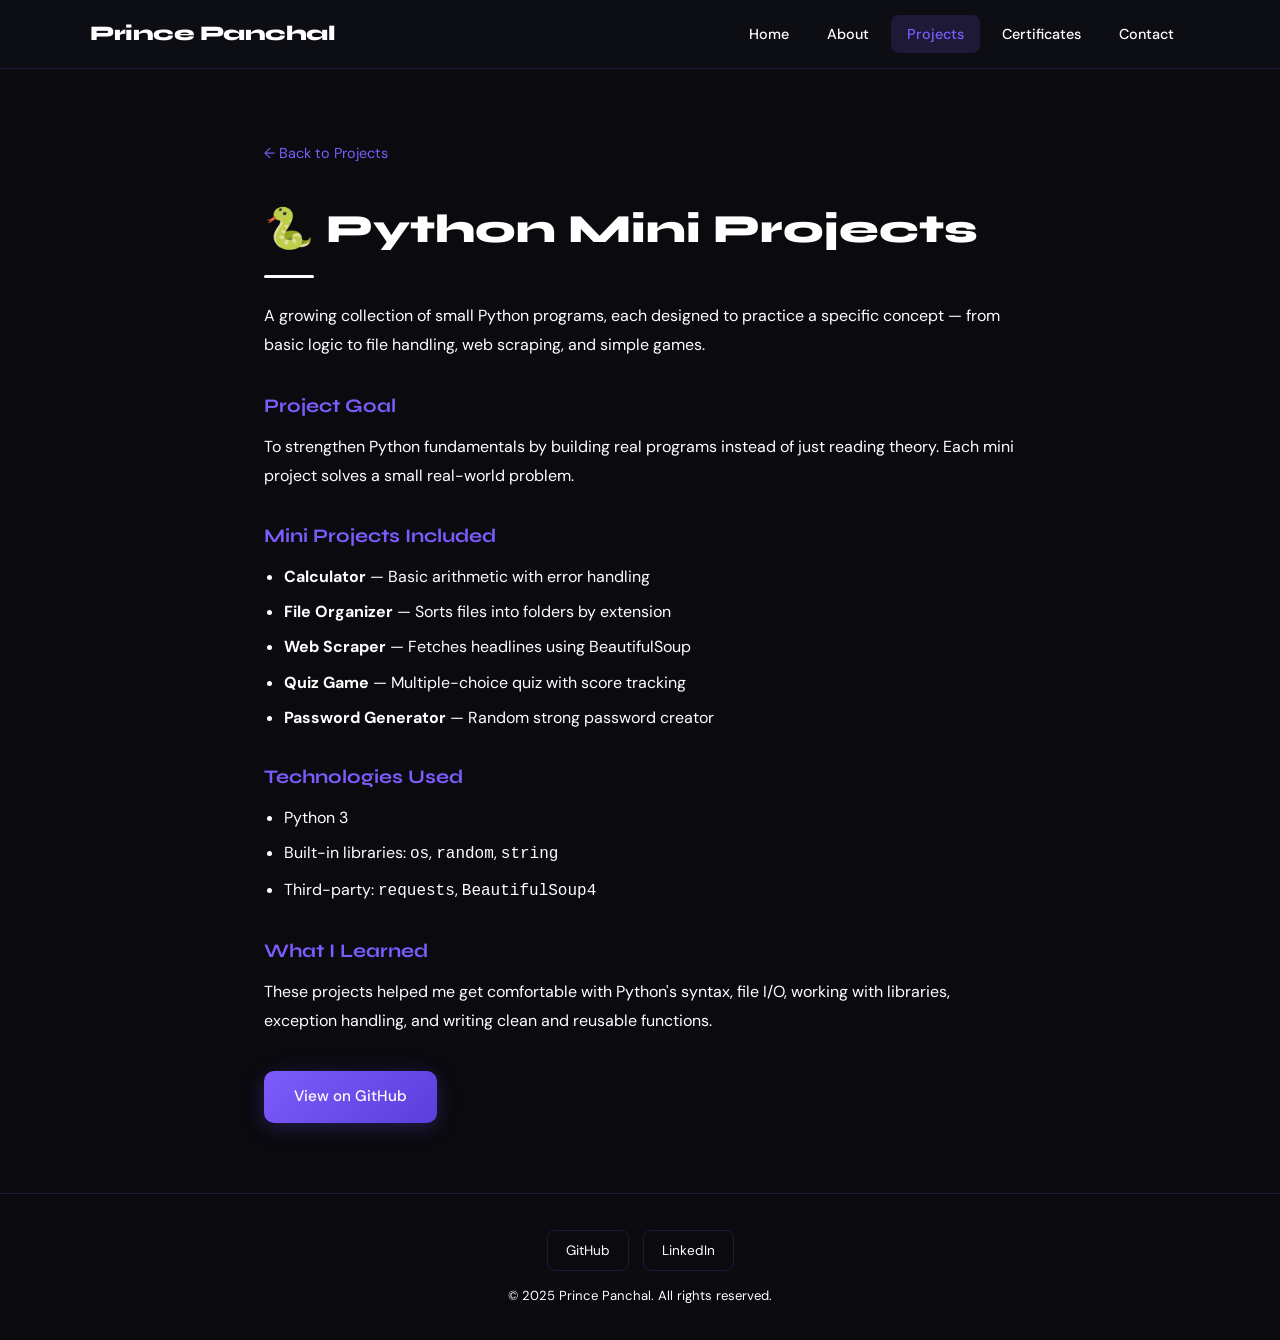
<file: pythonprojects.html>
<!DOCTYPE html>
<html lang="en">
<head>
  <meta charset="UTF-8" />
  <meta name="viewport" content="width=device-width, initial-scale=1.0" />
  <title>Python Projects — Prince Panchal</title>
  <link rel="stylesheet" href="style.css" />
</head>
<body>
  <nav class="navbar">
    <div class="nav-inner">
      <a href="index.html" class="nav-logo">Prince Panchal</a>
      <ul class="nav-links">
        <li><a href="index.html">Home</a></li>
        <li><a href="about.html">About</a></li>
        <li><a href="projects.html" class="active">Projects</a></li>
        <li><a href="certificates.html">Certificates</a></li>
        <li><a href="contact.html">Contact</a></li>
      </ul>
    </div>
  </nav>

  <div class="project-detail">
    <a href="projects.html" class="back-link">← Back to Projects</a>
    <h1>🐍 Python Mini Projects</h1>
    <div style="width:50px; height:3px; background: #ffffff; border-radius:2px; margin-bottom:24px;"></div>

    <p>
      A growing collection of small Python programs, each designed to
      practice a specific concept — from basic logic to file handling,
      web scraping, and simple games.
    </p>

    <h2>Project Goal</h2>
    <p>
      To strengthen Python fundamentals by building real programs instead
      of just reading theory. Each mini project solves a small real-world
      problem.
    </p>

    <h2>Mini Projects Included</h2>
    <ul>
      <li><strong>Calculator</strong> — Basic arithmetic with error handling</li>
      <li><strong>File Organizer</strong> — Sorts files into folders by extension</li>
      <li><strong>Web Scraper</strong> — Fetches headlines using BeautifulSoup</li>
      <li><strong>Quiz Game</strong> — Multiple-choice quiz with score tracking</li>
      <li><strong>Password Generator</strong> — Random strong password creator</li>
    </ul>

    <h2>Technologies Used</h2>
    <ul>
      <li>Python 3</li>
      <li>Built-in libraries: <code>os</code>, <code>random</code>, <code>string</code></li>
      <li>Third-party: <code>requests</code>, <code>BeautifulSoup4</code></li>
    </ul>

    <h2>What I Learned</h2>
    <p>
      These projects helped me get comfortable with Python's syntax,
      file I/O, working with libraries, exception handling, and writing
      clean and reusable functions.
    </p>

    <div style="display:flex; gap:14px; margin-top:36px; flex-wrap:wrap;">
      <a href="#" class="btn-primary">View on GitHub</a>
    </div>
  </div>

  <footer class="footer">
    <div class="footer-inner">
      <div class="footer-socials">
        <a href="https://github.com/prince35156/" class="footer-social-link">GitHub</a>
        <a href="https://www.linkedin.com/in/prince-panchal-242680399/" class="footer-social-link">LinkedIn</a>
      </div>
      <p class="footer-copy">&copy; 2025 Prince Panchal. All rights reserved.</p>
    </div>
  </footer>
</body>
</html>
</file>
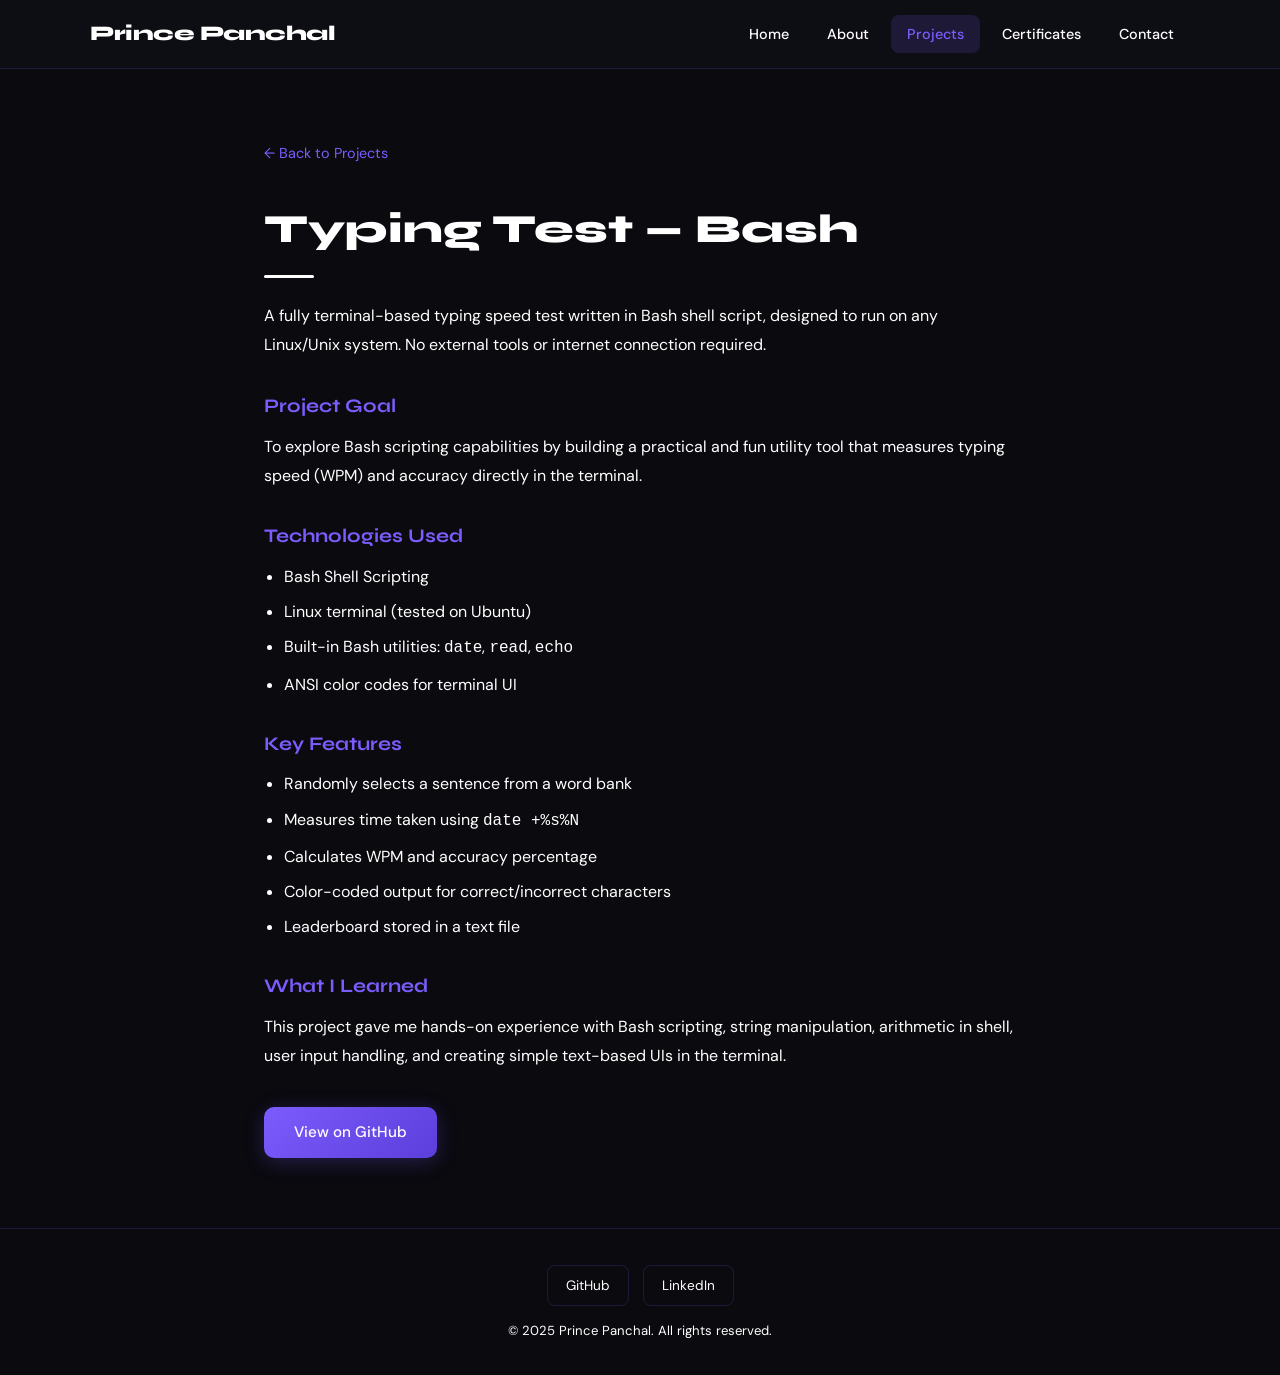
<file: typingtest.html>
<!DOCTYPE html>
<html lang="en">
<head>
  <meta charset="UTF-8" />
  <meta name="viewport" content="width=device-width, initial-scale=1.0" />
  <title>Typing Test — Prince Panchal</title>
  <link rel="stylesheet" href="style.css" />
</head>
<body>
  <nav class="navbar">
    <div class="nav-inner">
      <a href="index.html" class="nav-logo">Prince Panchal</a>
      <ul class="nav-links">
        <li><a href="index.html">Home</a></li>
        <li><a href="about.html">About</a></li>
        <li><a href="projects.html" class="active">Projects</a></li>
        <li><a href="certificates.html">Certificates</a></li>
        <li><a href="contact.html">Contact</a></li>
      </ul>
    </div>
  </nav>

  <div class="project-detail">
    <a href="projects.html" class="back-link">← Back to Projects</a>
    <h1>Typing Test — Bash</h1>
    <div style="width:50px; height:3px; background: #ffffff; border-radius:2px; margin-bottom:24px;"></div>

    <p>
      A fully terminal-based typing speed test written in Bash shell script,
      designed to run on any Linux/Unix system. No external tools or
      internet connection required.
    </p>

    <h2>Project Goal</h2>
    <p>
      To explore Bash scripting capabilities by building a practical and fun
      utility tool that measures typing speed (WPM) and accuracy directly
      in the terminal.
    </p>

    <h2>Technologies Used</h2>
    <ul>
      <li>Bash Shell Scripting</li>
      <li>Linux terminal (tested on Ubuntu)</li>
      <li>Built-in Bash utilities: <code>date</code>, <code>read</code>, <code>echo</code></li>
      <li>ANSI color codes for terminal UI</li>
    </ul>

    <h2>Key Features</h2>
    <ul>
      <li>Randomly selects a sentence from a word bank</li>
      <li>Measures time taken using <code>date +%s%N</code></li>
      <li>Calculates WPM and accuracy percentage</li>
      <li>Color-coded output for correct/incorrect characters</li>
      <li>Leaderboard stored in a text file</li>
    </ul>

    <h2>What I Learned</h2>
    <p>
      This project gave me hands-on experience with Bash scripting, string
      manipulation, arithmetic in shell, user input handling, and
      creating simple text-based UIs in the terminal.
    </p>

    <div style="display:flex; gap:14px; margin-top:36px; flex-wrap:wrap;">
      <a href="#" class="btn-primary">View on GitHub</a>
    </div>
  </div>

  <footer class="footer">
    <div class="footer-inner">
      <div class="footer-socials">
        <a href="https://github.com/prince35156/" class="footer-social-link">GitHub</a>
        <a href="https://www.linkedin.com/in/prince-panchal-242680399/" class="footer-social-link">LinkedIn</a>
      </div>
      <p class="footer-copy">&copy; 2025 Prince Panchal. All rights reserved.</p>
    </div>
  </footer>
</body>
</html>
</file>
<file: style.css>
/* ============================================================
   STYLE.CSS — Prince Panchal Portfolio
   Main stylesheet used by ALL pages
   ============================================================ */

/* ---------- GOOGLE FONTS IMPORT ---------- */
/* Importing two fonts:
   - "Syne" for headings (bold, modern)
   - "DM Sans" for body text (clean, readable) */
@import url('https://fonts.googleapis.com/css2?family=Syne:wght@400;600;700;800&family=DM+Sans:wght@300;400;500&display=swap');

/* ---------- CSS VARIABLES (Color Palette & Fonts) ---------- */
/* Variables make it easy to change colors site-wide */
:root {
  --bg-dark:       #0a0a0f;       /* Main background */
  --bg-card:       #13131a;       /* Card background */
  --bg-nav:        #0d0d14;       /* Navbar background */
  --accent:        #7c5cfc;       /* Purple accent */
  --accent-alt:    #00d4aa;       /* Teal accent */
  --accent-glow:   rgba(124, 92, 252, 0.25);
  --text-primary:  #ffffff;       /* Main text */
  --text-secondary:#ffffff;       /* Muted text */
  --border:        rgba(124, 92, 252, 0.18);
  --font-heading:  'Syne', sans-serif;
  --font-body:     'DM Sans', sans-serif;
  --radius:        14px;
  --shadow:        0 8px 32px rgba(0,0,0,0.45);
}

/* ---------- RESET & BASE STYLES ---------- */
/* Remove default browser spacing and set box model */
*, *::before, *::after {
  margin: 0;
  padding: 0;
  box-sizing: border-box;
}

html {
  scroll-behavior: smooth;        /* Smooth scrolling within a page */
}

body {
  background-color: var(--bg-dark);
  color: var(--text-primary);
  font-family: var(--font-body);
  font-size: 16px;
  line-height: 1.7;
  min-height: 100vh;
}

/* ---------- LINKS ---------- */
a {
  color: inherit;
  text-decoration: none;
}

/* ---------- REUSABLE: CONTAINER ---------- */
/* Centers content and limits max width */
.container {
  max-width: 1100px;
  margin: 0 auto;
  padding: 0 24px;
}

/* ---------- REUSABLE: SECTION WRAPPER ---------- */
.section {
  padding: 90px 0;
}

/* ---------- REUSABLE: SECTION TITLE ---------- */
.section-title {
  font-family: var(--font-heading);
  font-size: 2.2rem;
  font-weight: 800;
  margin-bottom: 14px;
  position: relative;
  display: inline-block;
}

/* Underline accent below section titles */
.section-title::after {
  content: '';
  display: block;
  width: 50px;
  height: 3px;
  background: #ffffff;
  border-radius: 2px;
  margin-top: 8px;
}

.section-subtitle {
  color: var(--text-secondary);
  font-size: 1rem;
  margin-bottom: 50px;
  max-width: 550px;
}

/* ============================================================
   NAVIGATION BAR
   ============================================================ */
.navbar {
  background: var(--bg-nav);
  border-bottom: 1px solid var(--border);
  position: sticky;        /* Sticks to top when scrolling */
  top: 0;
  z-index: 1000;           /* Stays above all other content */
  padding: 0 24px;
}

/* Flexbox layout: logo on left, links on right */
.nav-inner {
  max-width: 1100px;
  margin: 0 auto;
  display: flex;
  align-items: center;
  justify-content: space-between;
  height: 68px;
}

/* Logo / site name */
.nav-logo {
  font-family: var(--font-heading);
  font-size: 1.3rem;
  font-weight: 800;
  color: #ffffff;
  letter-spacing: -0.5px;
}

/* Navigation links list */
.nav-links {
  list-style: none;
  display: flex;
  gap: 6px;
  align-items: center;
}

/* Each nav link */
.nav-links a {
  display: block;
  padding: 7px 16px;
  border-radius: 8px;
  font-size: 0.9rem;
  font-weight: 500;
  color: var(--text-secondary);
  transition: color 0.25s, background 0.25s; /* Smooth hover transition */
}

/* Hover effect on nav links */
.nav-links a:hover {
  color: var(--text-primary);
  background: rgba(124, 92, 252, 0.12);
}

/* Active page link — highlighted */
.nav-links a.active {
  color: var(--accent);
  background: rgba(124, 92, 252, 0.15);
}

/* ============================================================
   BUTTONS
   ============================================================ */

/* Primary button — filled purple */
.btn-primary {
  display: inline-block;
  padding: 13px 30px;
  background: linear-gradient(135deg, var(--accent), #5b3edc);
  color: #fff;
  border-radius: 10px;
  font-family: var(--font-body);
  font-size: 0.95rem;
  font-weight: 500;
  border: none;
  cursor: pointer;
  transition: transform 0.2s, box-shadow 0.2s, opacity 0.2s;
  box-shadow: 0 4px 20px var(--accent-glow);
}

.btn-primary:hover {
  transform: translateY(-3px);       /* Lifts up on hover */
  box-shadow: 0 8px 30px var(--accent-glow);
  opacity: 0.92;
}

/* Secondary button — outlined */
.btn-secondary {
  display: inline-block;
  padding: 13px 30px;
  background: transparent;
  color: var(--accent-alt);
  border: 1.5px solid var(--accent-alt);
  border-radius: 10px;
  font-family: var(--font-body);
  font-size: 0.95rem;
  font-weight: 500;
  cursor: pointer;
  transition: transform 0.2s, background 0.2s, color 0.2s;
}

.btn-secondary:hover {
  background: var(--accent-alt);
  color: var(--bg-dark);
  transform: translateY(-3px);
}

/* Small button used on cards */
.btn-small {
  display: inline-block;
  padding: 8px 20px;
  background: rgba(124, 92, 252, 0.15);
  color: var(--accent);
  border: 1px solid var(--border);
  border-radius: 8px;
  font-size: 0.85rem;
  font-weight: 500;
  transition: background 0.2s, transform 0.2s;
}

.btn-small:hover {
  background: var(--accent);
  color: #fff;
  transform: translateY(-2px);
}

/* ============================================================
   HERO SECTION (Home Page)
   ============================================================ */
.hero {
  min-height: calc(100vh - 68px);  /* Full screen minus navbar */
  display: flex;
  align-items: center;
  justify-content: center;
  text-align: center;
  padding: 60px 24px;
  position: relative;
  overflow: hidden;
}

/* Decorative glowing circle behind hero text */
.hero::before {
  content: '';
  position: absolute;
  width: 600px;
  height: 600px;
  background: radial-gradient(circle, rgba(124,92,252,0.12) 0%, transparent 70%);
  border-radius: 50%;
  top: 50%;
  left: 50%;
  transform: translate(-50%, -50%);
  pointer-events: none;
}

.hero-inner {
  position: relative;
  z-index: 1;
  max-width: 700px;
  display: flex;
  flex-direction: column;
  align-items: center;
}

/* Profile picture - circular */
.hero-profile-pic {
  width: 200px !important;
  height: 200px !important;
  max-width: 200px !important;
  max-height: 200px !important;
  border-radius: 50% !important;
  border: 3px solid var(--accent) !important;
  object-fit: cover !important;
  margin-bottom: 30px !important;
  box-shadow: 0 0 30px rgba(124, 92, 252, 0.4) !important;
  display: block !important;
}

/* Small label above the name */
.hero-tag {
  display: inline-block;
  padding: 6px 16px;
  background: rgba(124, 92, 252, 0.12);
  border: 1px solid var(--border);
  border-radius: 99px;
  font-size: 0.8rem;
  color: var(--accent);
  letter-spacing: 1.5px;
  text-transform: uppercase;
  margin-bottom: 22px;
}

/* Main name heading */
.hero-name {
  font-family: var(--font-heading);
  font-size: clamp(2.2rem, 5vw, 3.8rem); /* Scales with screen size */
  font-weight: 800;
  line-height: 1.1;
  margin-bottom: 18px;
  letter-spacing: -1px;
}

/* Gradient highlight on name */
.hero-name span {
  color: #ffffff;
}

/* Tagline below name */
.hero-tagline {
  font-size: 1.15rem;
  color: var(--text-secondary);
  margin-bottom: 38px;
}

/* Row of buttons in hero */
.hero-buttons {
  display: flex;
  gap: 16px;
  justify-content: center;
  flex-wrap: wrap;   /* Wraps on small screens */
}

/* ============================================================
   CARDS (Projects & Certificates)
   ============================================================ */

/* Card grid layout using Flexbox */
.cards-grid {
  display: flex;
  flex-wrap: wrap;
  gap: 24px;
  justify-content: flex-start;
}

/* Individual card */
.card {
  background: var(--bg-card);
  border: 1px solid var(--border);
  border-radius: var(--radius);
  padding: 28px;
  flex: 1 1 280px;           /* Flexible width, min 280px */
  max-width: 340px;
  transition: transform 0.25s, box-shadow 0.25s, border-color 0.25s;
  display: flex;
  flex-direction: column;
  gap: 14px;
}

/* Lift card on hover */
.card:hover {
  transform: translateY(-6px);
  box-shadow: 0 16px 40px rgba(0,0,0,0.5);
  border-color: var(--accent);
}

/* Icon/emoji at top of card */
.card-icon {
  font-size: 2rem;
  line-height: 1;
}

/* Card title */
.card-title {
  font-family: var(--font-heading);
  font-size: 1.1rem;
  font-weight: 700;
}

/* Card description */
.card-desc {
  color: var(--text-secondary);
  font-size: 0.9rem;
  flex: 1;  /* Pushes button to bottom */
}

/* ============================================================
   ABOUT PAGE
   ============================================================ */

/* Two-column layout for about page */
.about-grid {
  display: flex;
  gap: 50px;
  align-items: flex-start;
  flex-wrap: wrap;
}

.about-text {
  flex: 1 1 320px;
}

.about-text p {
  color: var(--text-secondary);
  margin-bottom: 18px;
  line-height: 1.8;
}

/* Highlighted stat or info box */
.about-highlight {
  background: rgba(124, 92, 252, 0.08);
  border-left: 3px solid var(--accent);
  padding: 14px 18px;
  border-radius: 0 10px 10px 0;
  margin: 20px 0;
  font-size: 0.95rem;
  color: var(--text-primary);
}

/* Skills section */
.skills-wrapper {
  flex: 1 1 280px;
}

.skills-title {
  font-family: var(--font-heading);
  font-size: 1rem;
  font-weight: 700;
  margin-bottom: 16px;
  color: var(--accent);
  text-transform: uppercase;
  letter-spacing: 1px;
}

/* Skill tags */
.skills-list {
  display: flex;
  flex-wrap: wrap;
  gap: 10px;
}

.skill-tag {
  padding: 8px 18px;
  background: var(--bg-card);
  border: 1px solid var(--border);
  border-radius: 99px;
  font-size: 0.85rem;
  color: var(--text-primary);
  transition: background 0.2s, border-color 0.2s, transform 0.2s;
}

.skill-tag:hover {
  background: rgba(124, 92, 252, 0.18);
  border-color: var(--accent);
  transform: translateY(-2px);
}

/* ============================================================
   CONTACT PAGE
   ============================================================ */

.contact-grid {
  display: flex;
  gap: 40px;
  flex-wrap: wrap;
}

/* Left: contact info */
.contact-info {
  flex: 1 1 260px;
  display: flex;
  flex-direction: column;
  gap: 20px;
}

/* Each contact info item */
.contact-item {
  display: flex;
  align-items: flex-start;
  gap: 14px;
  padding: 20px;
  background: var(--bg-card);
  border: 1px solid var(--border);
  border-radius: var(--radius);
}

.contact-item-icon {
  font-size: 1.4rem;
  line-height: 1;
  margin-top: 2px;
}

.contact-item-label {
  font-size: 0.78rem;
  color: var(--accent);
  text-transform: uppercase;
  letter-spacing: 1px;
  margin-bottom: 4px;
}

.contact-item-value {
  font-size: 0.95rem;
  color: var(--text-primary);
}

/* Right: contact form */
.contact-form {
  flex: 1 1 320px;
  display: flex;
  flex-direction: column;
  gap: 16px;
}

/* Form field group */
.form-group {
  display: flex;
  flex-direction: column;
  gap: 6px;
}

.form-group label {
  font-size: 0.85rem;
  color: var(--text-secondary);
}

/* Text inputs and textareas */
.form-group input,
.form-group textarea {
  background: var(--bg-card);
  border: 1px solid var(--border);
  border-radius: 10px;
  padding: 12px 16px;
  color: var(--text-primary);
  font-family: var(--font-body);
  font-size: 0.95rem;
  transition: border-color 0.2s;
  outline: none;
  resize: vertical; /* Only textarea can be resized vertically */
}

/* Highlight input when focused */
.form-group input:focus,
.form-group textarea:focus {
  border-color: var(--accent);
}

/* ============================================================
   CERTIFICATES PAGE
   ============================================================ */

/* Certificate card badge */
.cert-badge {
  display: inline-block;
  padding: 4px 12px;
  background: rgba(0, 212, 170, 0.12);
  border: 1px solid rgba(0, 212, 170, 0.3);
  border-radius: 99px;
  font-size: 0.75rem;
  color: var(--accent-alt);
  margin-bottom: 6px;
}

/* ============================================================
   PROJECT DETAIL PAGE
   ============================================================ */

.project-detail {
  max-width: 800px;
  margin: 0 auto;
  padding: 70px 24px;
}

.project-detail h1 {
  font-family: var(--font-heading);
  font-size: 2.5rem;
  font-weight: 800;
  margin-bottom: 12px;
}

.project-detail p {
  color: var(--text-secondary);
  margin-bottom: 18px;
  line-height: 1.8;
}

.project-detail h2 {
  font-family: var(--font-heading);
  font-size: 1.2rem;
  color: var(--accent);
  margin: 30px 0 10px;
}

.project-detail ul {
  padding-left: 20px;
  color: var(--text-secondary);
}

.project-detail ul li {
  margin-bottom: 8px;
}

/* Back button row */
.back-link {
  display: inline-flex;
  align-items: center;
  gap: 8px;
  color: var(--accent);
  font-size: 0.9rem;
  margin-bottom: 30px;
  transition: gap 0.2s;
}

.back-link:hover {
  gap: 12px;
}

/* ============================================================
   FOOTER
   ============================================================ */
.footer {
  border-top: 1px solid var(--border);
  padding: 36px 24px;
  text-align: center;
}

.footer-inner {
  max-width: 1100px;
  margin: 0 auto;
  display: flex;
  flex-direction: column;
  align-items: center;
  gap: 14px;
}

/* Social links row */
.footer-socials {
  display: flex;
  gap: 14px;
}

.footer-social-link {
  padding: 8px 18px;
  border: 1px solid var(--border);
  border-radius: 8px;
  font-size: 0.85rem;
  color: var(--text-secondary);
  transition: border-color 0.2s, color 0.2s;
}

.footer-social-link:hover {
  border-color: var(--accent);
  color: var(--accent);
}

.footer-copy {
  font-size: 0.82rem;
  color: var(--text-secondary);
}

/* ============================================================
   PAGE HEADER (used on inner pages like About, Projects etc.)
   ============================================================ */
.page-header {
  padding: 70px 24px 50px;
  text-align: center;
  position: relative;
}

.page-header::after {
  content: '';
  display: block;
  width: 60px;
  height: 3px;
  background: #ffffff;
  border-radius: 2px;
  margin: 16px auto 0;
}

.page-header h1 {
  font-family: var(--font-heading);
  font-size: clamp(2rem, 5vw, 3rem);
  font-weight: 800;
  letter-spacing: -0.5px;
}

.page-header p {
  color: var(--text-secondary);
  margin-top: 10px;
  font-size: 1rem;
}

/* ============================================================
   RESPONSIVE — MOBILE (screens under 700px)
   ============================================================ */
@media (max-width: 700px) {

  /* Stack nav links (hide overflow — simple approach) */
  .nav-links {
    gap: 2px;
  }

  .nav-links a {
    padding: 6px 10px;
    font-size: 0.8rem;
  }

  /* Cards fill full width on mobile */
  .card {
    max-width: 100%;
  }

  /* Stack contact grid on mobile */
  .contact-grid {
    flex-direction: column;
  }

  /* Stack about grid on mobile */
  .about-grid {
    flex-direction: column;
  }

  .hero-name {
    font-size: 2.4rem;
  }
}
</file>
